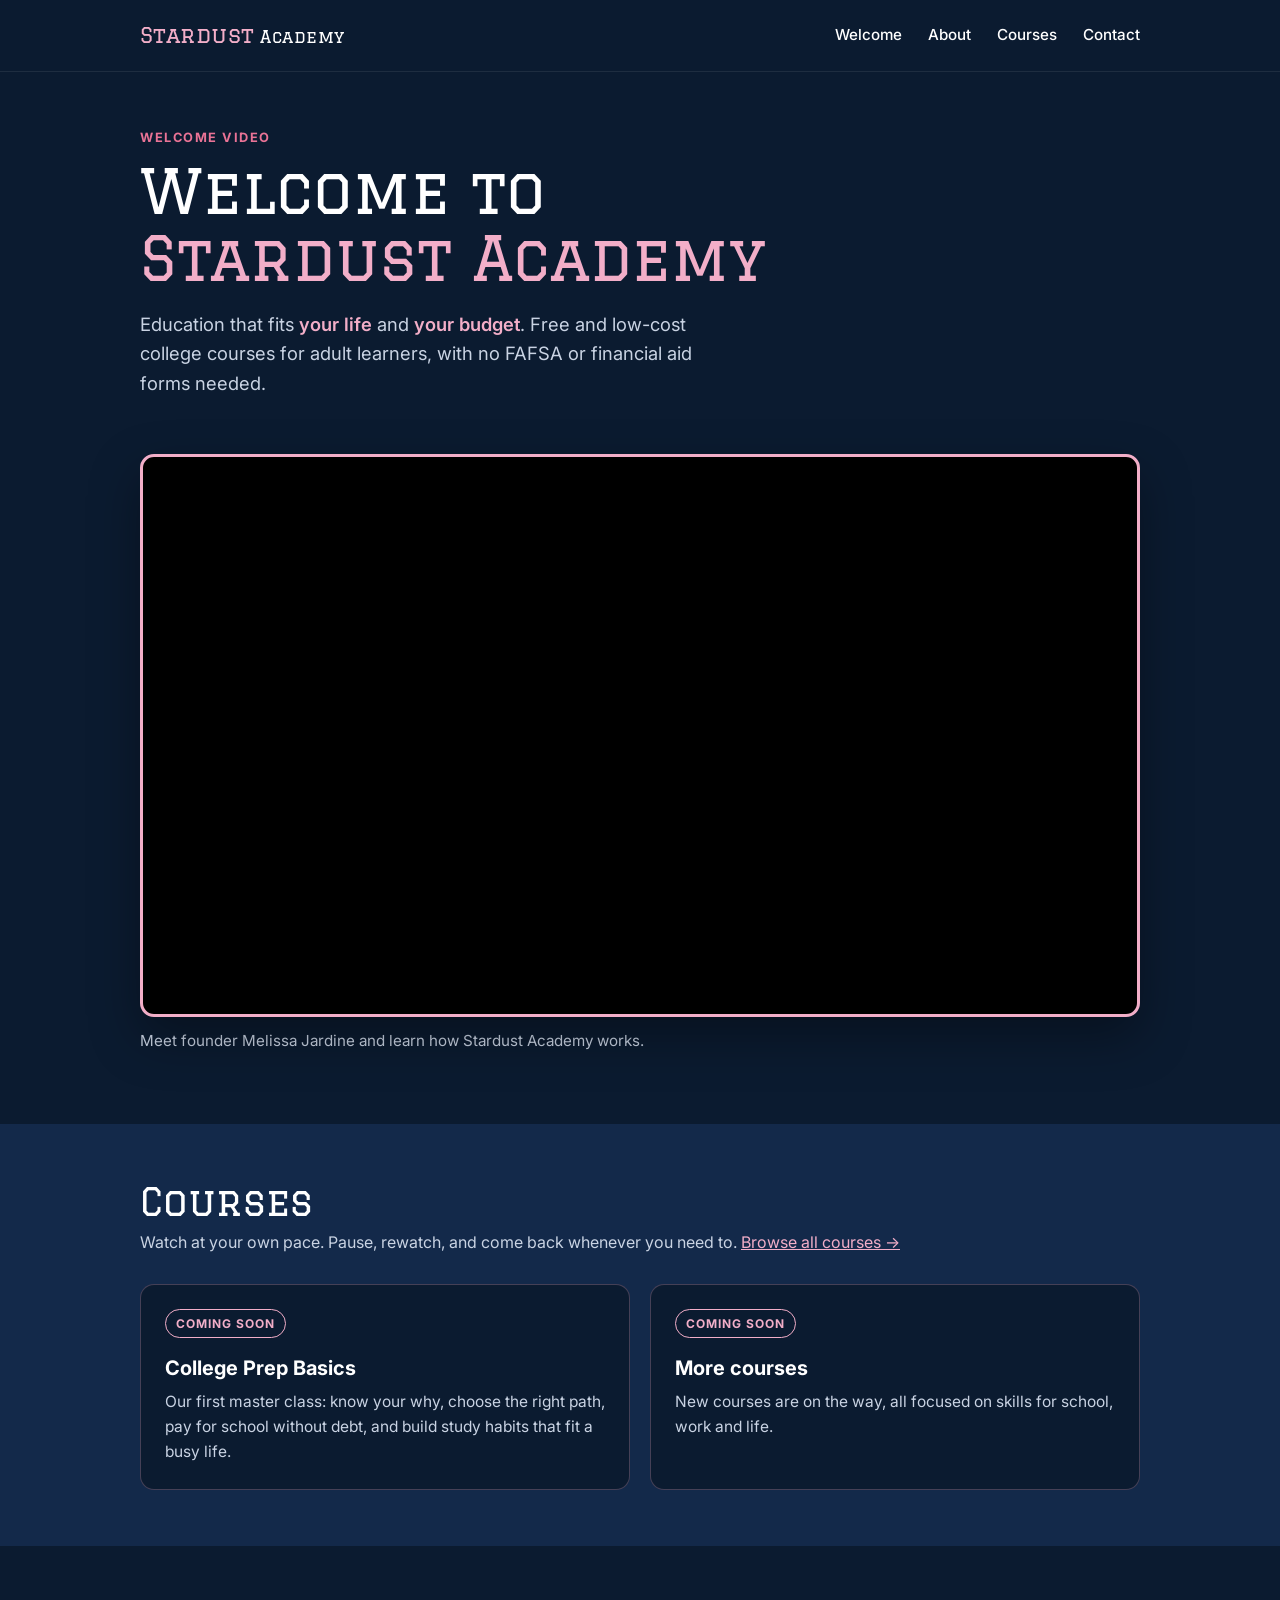
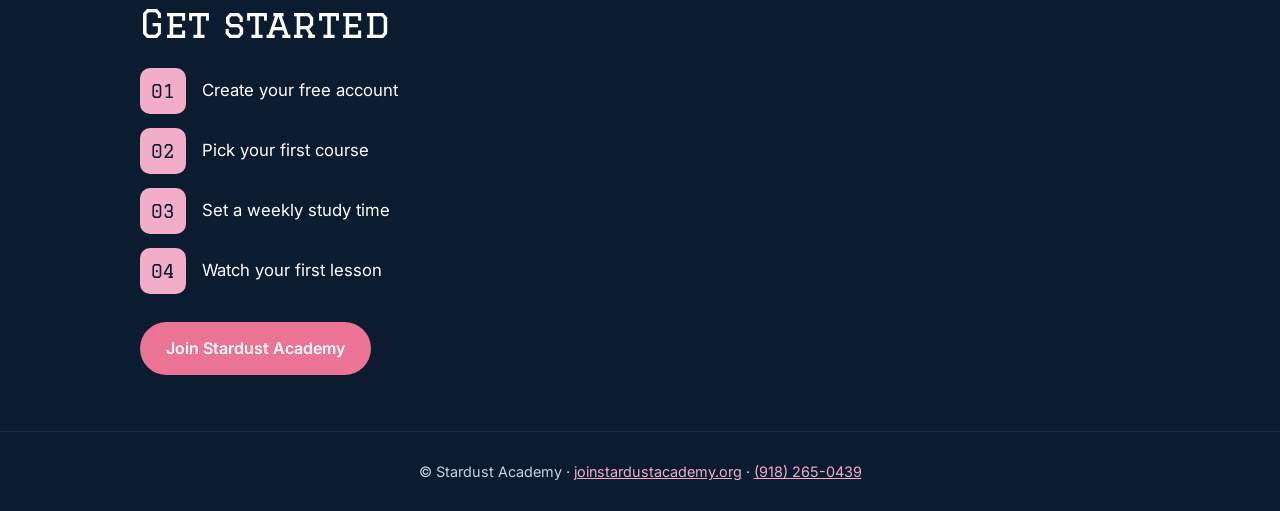
<file: index.html>
<!doctype html>
<html lang="en">
<head>
  <meta charset="utf-8">
  <meta name="viewport" content="width=device-width, initial-scale=1">
  <title>Stardust Academy Courses</title>
  <meta name="description" content="Free and budget-friendly college courses for adult learners. Education that fits your life and your budget.">
  <link rel="preconnect" href="https://fonts.googleapis.com">
  <link rel="preconnect" href="https://fonts.gstatic.com" crossorigin>
  <link href="https://fonts.googleapis.com/css2?family=Graduate&family=Inter:wght@400;500;600;700&display=swap" rel="stylesheet">
  <link rel="stylesheet" href="styles.css">
</head>
<body>
  <header>
    <div class="wrap bar">
      <a class="brand" href="./">Stardust<span>Academy</span></a>
      <nav>
        <a href="#welcome">Welcome</a>
        <a href="about.html">About</a>
        <a href="courses.html">Courses</a>
        <a href="contact.html">Contact</a>
      </nav>
    </div>
  </header>

  <main>
    <section class="hero" id="welcome">
      <div class="wrap">
        <p class="eyebrow">Welcome video</p>
        <h1>Welcome to <span class="pink">Stardust Academy</span></h1>
        <p class="tagline">Education that fits <strong>your life</strong> and <strong>your budget</strong>. Free and low-cost college courses for adult learners, with no FAFSA or financial aid forms needed.</p>
      </div>
    </section>

    <section class="video-section">
      <div class="wrap">
        <div class="video">
          <iframe
            src="https://www.youtube-nocookie.com/embed/gDLX6iG-Ba4?rel=0"
            title="Welcome to Stardust Academy"
            loading="lazy"
            allow="accelerometer; autoplay; clipboard-write; encrypted-media; gyroscope; picture-in-picture; web-share"
            referrerpolicy="strict-origin-when-cross-origin"
            allowfullscreen></iframe>
        </div>
        <p class="video-caption">Meet founder Melissa Jardine and learn how Stardust Academy works.</p>
      </div>
    </section>

    <section class="courses" id="courses">
      <div class="wrap">
        <h2>Courses</h2>
        <p class="lead">Watch at your own pace. Pause, rewatch, and come back whenever you need to. <a href="courses.html">Browse all courses &rarr;</a></p>
        <div class="grid">
          <article class="card">
            <span class="tag soon">Coming soon</span>
            <h3>College Prep Basics</h3>
            <p>Our first master class: know your why, choose the right path, pay for school without debt, and build study habits that fit a busy life.</p>
          </article>
          <article class="card">
            <span class="tag soon">Coming soon</span>
            <h3>More courses</h3>
            <p>New courses are on the way, all focused on skills for school, work and life.</p>
          </article>
        </div>
      </div>
    </section>

    <section class="steps">
      <div class="wrap">
        <h2>Get started</h2>
        <ol>
          <li><span class="num">01</span> Create your free account</li>
          <li><span class="num">02</span> Pick your first course</li>
          <li><span class="num">03</span> Set a weekly study time</li>
          <li><span class="num">04</span> Watch your first lesson</li>
        </ol>
        <a class="btn" href="https://joinstardustacademy.org">Join Stardust Academy</a>
      </div>
    </section>
  </main>

  <footer>
    <div class="wrap">
      &copy; Stardust Academy &middot; <a href="https://joinstardustacademy.org">joinstardustacademy.org</a> &middot; <a href="tel:+19182650439">(918) 265-0439</a>
    </div>
  </footer>
</body>
</html>
</file>
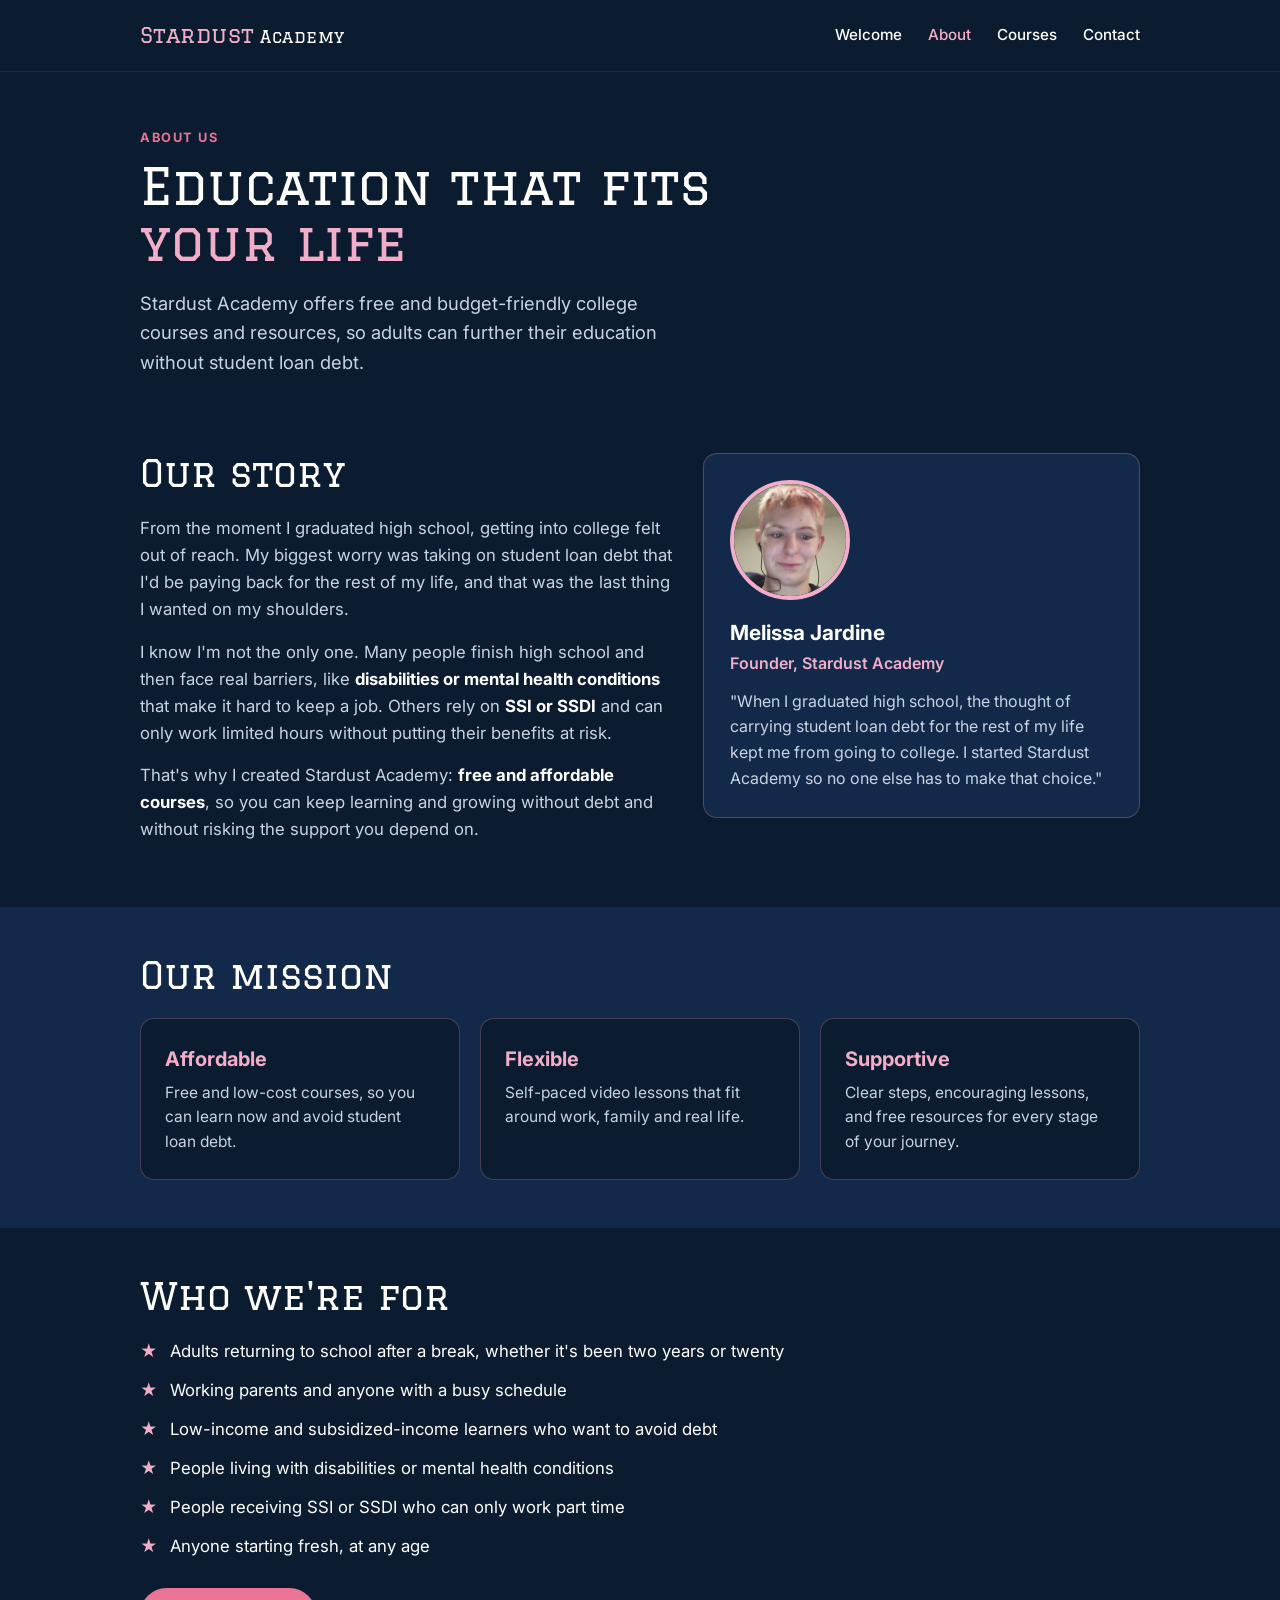
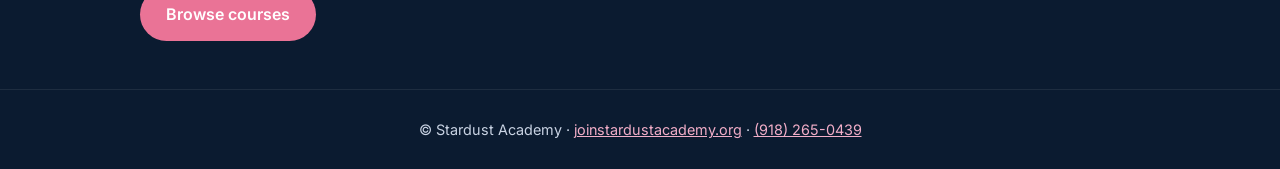
<file: about.html>
<!doctype html>
<html lang="en">
<head>
  <meta charset="utf-8">
  <meta name="viewport" content="width=device-width, initial-scale=1">
  <title>About Stardust Academy</title>
  <meta name="description" content="Stardust Academy offers free and budget-friendly college courses so adult learners can further their education without student loan debt.">
  <link rel="preconnect" href="https://fonts.googleapis.com">
  <link rel="preconnect" href="https://fonts.gstatic.com" crossorigin>
  <link href="https://fonts.googleapis.com/css2?family=Graduate&family=Inter:wght@400;500;600;700&display=swap" rel="stylesheet">
  <link rel="stylesheet" href="styles.css">
</head>
<body>
  <header>
    <div class="wrap bar">
      <a class="brand" href="./">Stardust<span>Academy</span></a>
      <nav>
        <a href="./">Welcome</a>
        <a href="about.html" class="active">About</a>
        <a href="courses.html">Courses</a>
        <a href="contact.html">Contact</a>
      </nav>
    </div>
  </header>

  <main>
    <section class="page-hero">
      <div class="wrap">
        <p class="eyebrow">About us</p>
        <h1>Education that fits <span class="pink" style="color:var(--pink)">your life</span></h1>
        <p class="tagline">Stardust Academy offers free and budget-friendly college courses and resources, so adults can further their education without student loan debt.</p>
      </div>
    </section>

    <section class="section">
      <div class="wrap split">
        <div class="prose">
          <h2>Our story</h2>
          <p>From the moment I graduated high school, getting into college felt out of reach. My biggest worry was taking on student loan debt that I'd be paying back for the rest of my life, and that was the last thing I wanted on my shoulders.</p>
          <p>I know I'm not the only one. Many people finish high school and then face real barriers, like <strong>disabilities or mental health conditions</strong> that make it hard to keep a job. Others rely on <strong>SSI or SSDI</strong> and can only work limited hours without putting their benefits at risk.</p>
          <p>That's why I created Stardust Academy: <strong>free and affordable courses</strong>, so you can keep learning and growing without debt and without risking the support you depend on.</p>
        </div>
        <aside class="founder">
          <img class="founder-photo" src="images/melissa.jpg" alt="Melissa Jardine, founder of Stardust Academy" width="120" height="120">
          <h3>Melissa Jardine</h3>
          <p class="role">Founder, Stardust Academy</p>
          <p>"When I graduated high school, the thought of carrying student loan debt for the rest of my life kept me from going to college. I started Stardust Academy so no one else has to make that choice."</p>
        </aside>
      </div>
    </section>

    <section class="section alt">
      <div class="wrap">
        <h2>Our mission</h2>
        <div class="grid values">
          <article class="card">
            <h3>Affordable</h3>
            <p>Free and low-cost courses, so you can learn now and avoid student loan debt.</p>
          </article>
          <article class="card">
            <h3>Flexible</h3>
            <p>Self-paced video lessons that fit around work, family and real life.</p>
          </article>
          <article class="card">
            <h3>Supportive</h3>
            <p>Clear steps, encouraging lessons, and free resources for every stage of your journey.</p>
          </article>
        </div>
      </div>
    </section>

    <section class="section">
      <div class="wrap">
        <h2>Who we're for</h2>
        <ul class="who">
          <li>Adults returning to school after a break, whether it's been two years or twenty</li>
          <li>Working parents and anyone with a busy schedule</li>
          <li>Low-income and subsidized-income learners who want to avoid debt</li>
          <li>People living with disabilities or mental health conditions</li>
          <li>People receiving SSI or SSDI who can only work part time</li>
          <li>Anyone starting fresh, at any age</li>
        </ul>
        <a class="btn" href="courses.html">Browse courses</a>
      </div>
    </section>
  </main>

  <footer>
    <div class="wrap">
      &copy; Stardust Academy &middot; <a href="https://joinstardustacademy.org">joinstardustacademy.org</a> &middot; <a href="tel:+19182650439">(918) 265-0439</a>
    </div>
  </footer>
</body>
</html>
</file>
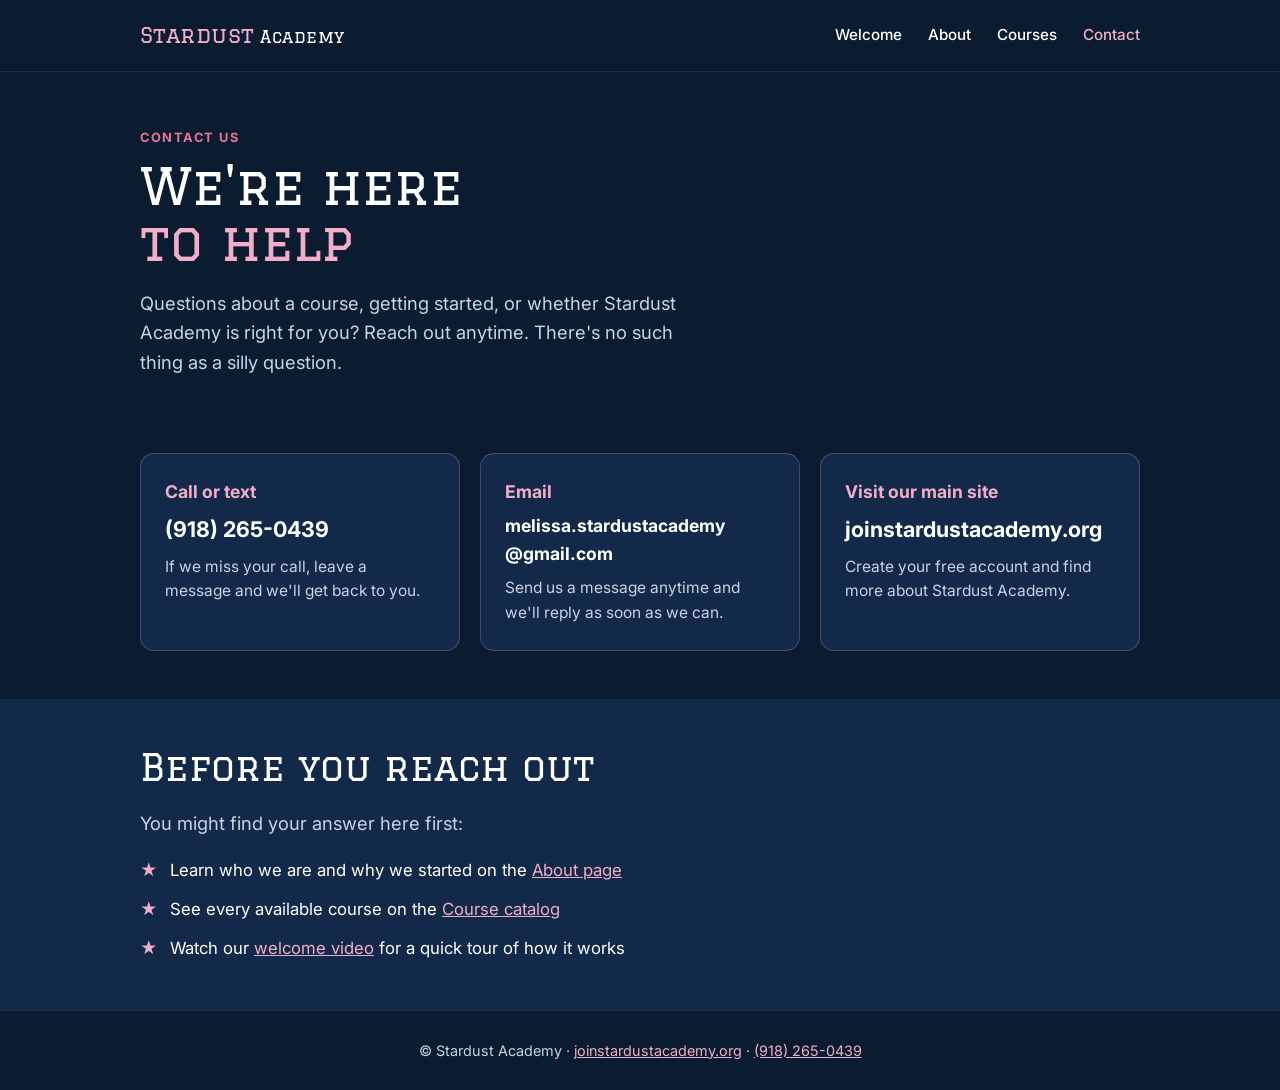
<file: contact.html>
<!doctype html>
<html lang="en">
<head>
  <meta charset="utf-8">
  <meta name="viewport" content="width=device-width, initial-scale=1">
  <title>Contact Stardust Academy</title>
  <meta name="description" content="Get in touch with Stardust Academy about courses, getting started, or anything else.">
  <link rel="preconnect" href="https://fonts.googleapis.com">
  <link rel="preconnect" href="https://fonts.gstatic.com" crossorigin>
  <link href="https://fonts.googleapis.com/css2?family=Graduate&family=Inter:wght@400;500;600;700&display=swap" rel="stylesheet">
  <link rel="stylesheet" href="styles.css">
</head>
<body>
  <header>
    <div class="wrap bar">
      <a class="brand" href="./">Stardust<span>Academy</span></a>
      <nav>
        <a href="./">Welcome</a>
        <a href="about.html">About</a>
        <a href="courses.html">Courses</a>
        <a href="contact.html" class="active">Contact</a>
      </nav>
    </div>
  </header>

  <main>
    <section class="page-hero">
      <div class="wrap">
        <p class="eyebrow">Contact us</p>
        <h1>We're here <span class="pink" style="color:var(--pink)">to help</span></h1>
        <p class="tagline">Questions about a course, getting started, or whether Stardust Academy is right for you? Reach out anytime. There's no such thing as a silly question.</p>
      </div>
    </section>

    <section class="section">
      <div class="wrap">
        <div class="contact-grid">
          <article class="card contact-card">
            <h3>Call or text</h3>
            <a class="big" href="tel:+19182650439">(918) 265-0439</a>
            <p>If we miss your call, leave a message and we'll get back to you.</p>
          </article>
          <article class="card contact-card">
            <h3>Email</h3>
            <a class="big email" href="mailto:melissa.stardustacademy@gmail.com">melissa.stardustacademy<wbr>@gmail.com</a>
            <p>Send us a message anytime and we'll reply as soon as we can.</p>
          </article>
          <article class="card contact-card">
            <h3>Visit our main site</h3>
            <a class="big" href="https://joinstardustacademy.org">joinstardustacademy.org</a>
            <p>Create your free account and find more about Stardust Academy.</p>
          </article>
        </div>
      </div>
    </section>

    <section class="section alt">
      <div class="wrap">
        <h2>Before you reach out</h2>
        <p class="tagline" style="margin-top:0">You might find your answer here first:</p>
        <ul class="who" style="margin-top:18px">
          <li>Learn who we are and why we started on the <a href="about.html">About page</a></li>
          <li>See every available course on the <a href="courses.html">Course catalog</a></li>
          <li>Watch our <a href="./">welcome video</a> for a quick tour of how it works</li>
        </ul>
      </div>
    </section>
  </main>

  <footer>
    <div class="wrap">
      &copy; Stardust Academy &middot; <a href="https://joinstardustacademy.org">joinstardustacademy.org</a> &middot; <a href="tel:+19182650439">(918) 265-0439</a>
    </div>
  </footer>
</body>
</html>
</file>
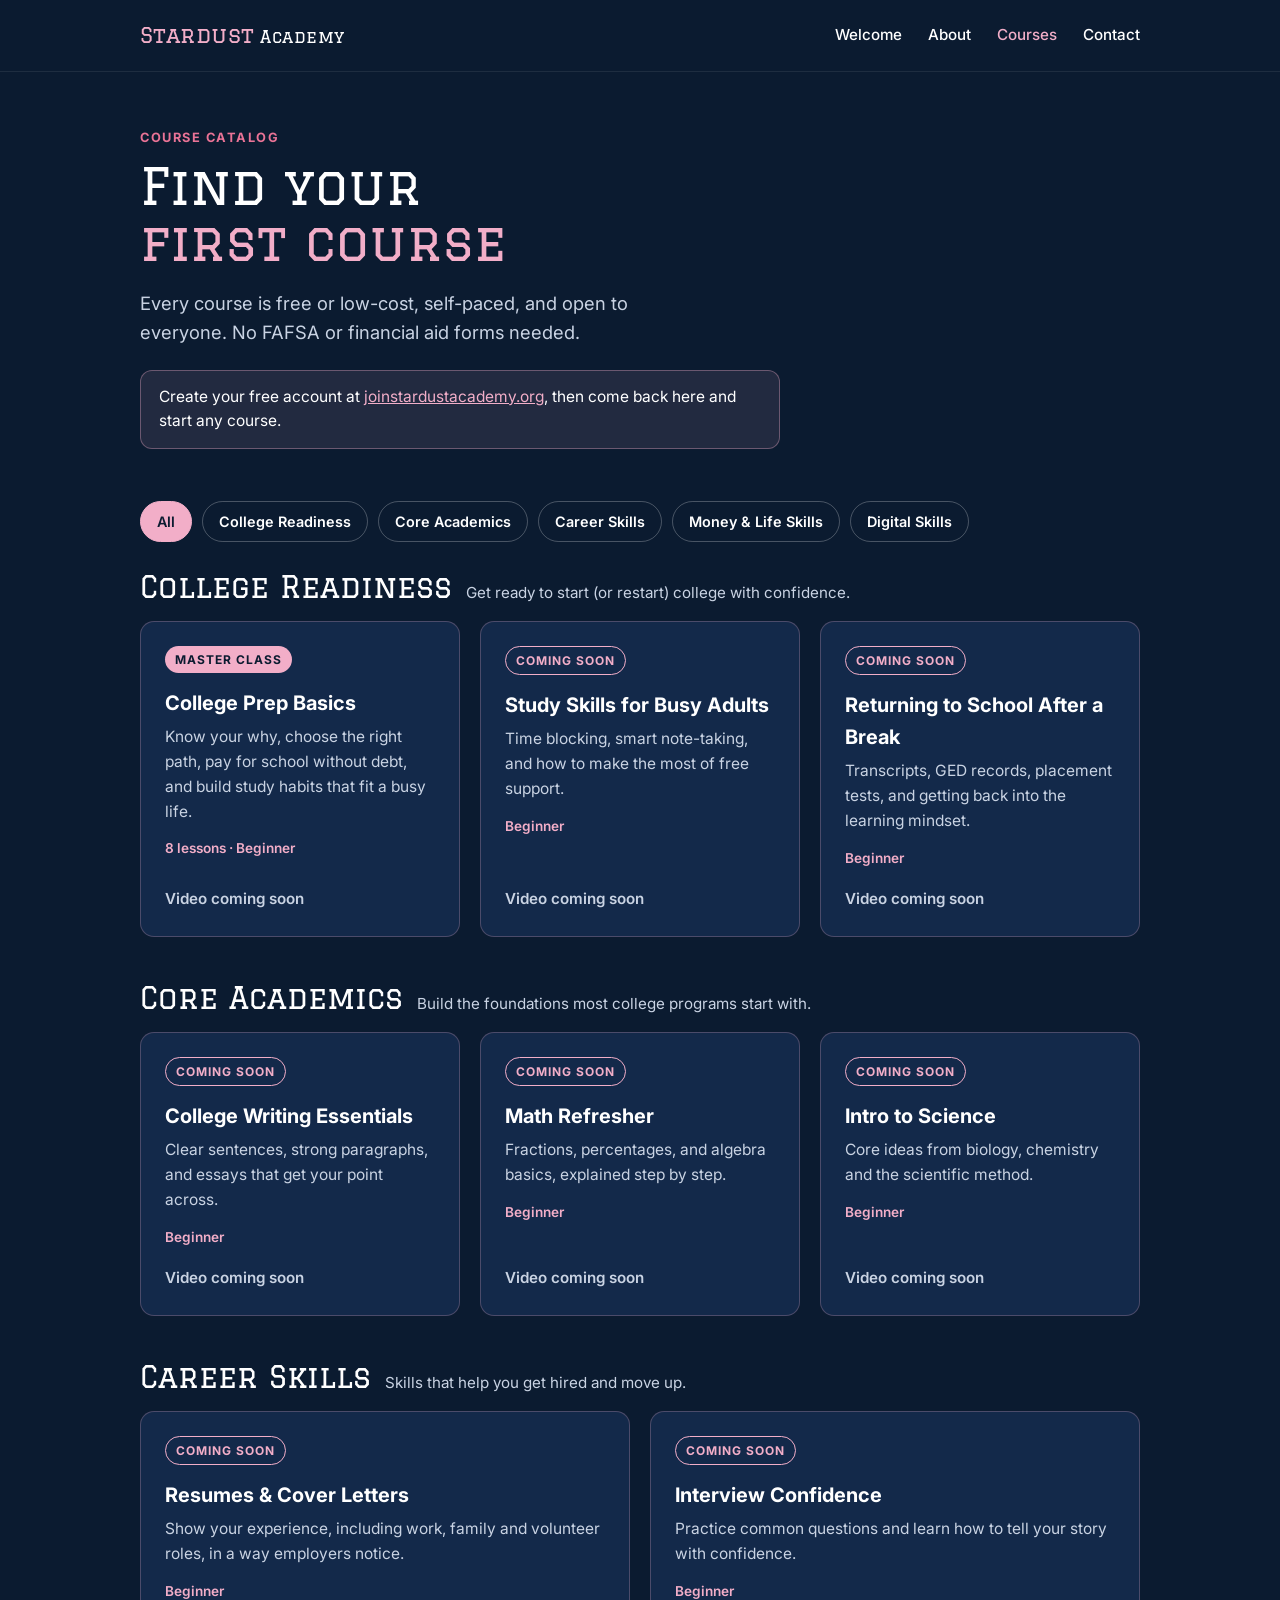
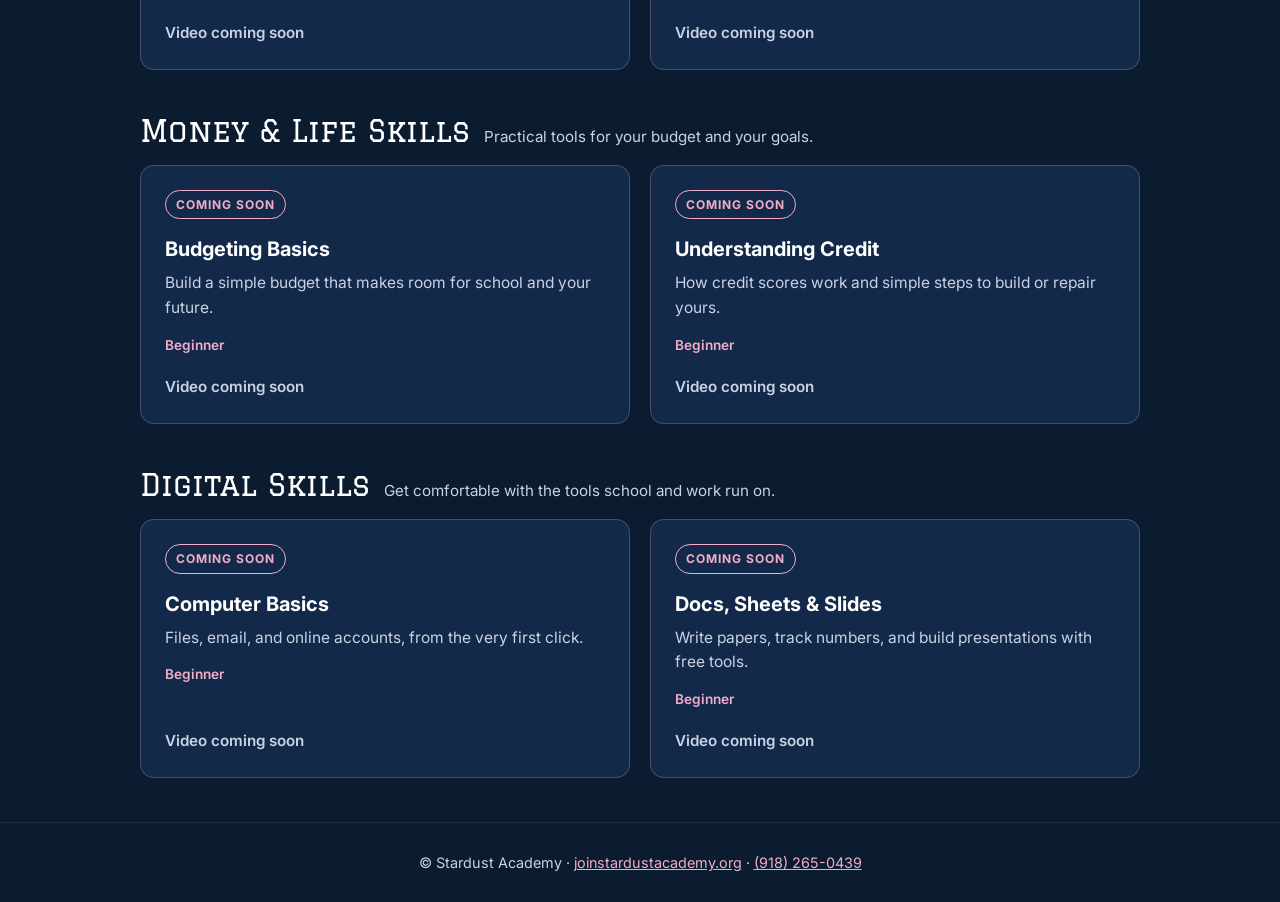
<file: courses.html>
<!doctype html>
<html lang="en">
<head>
  <meta charset="utf-8">
  <meta name="viewport" content="width=device-width, initial-scale=1">
  <title>Course Catalog</title>
  <meta name="description" content="Browse Stardust Academy's free and budget-friendly courses for adult learners, by category.">
  <link rel="preconnect" href="https://fonts.googleapis.com">
  <link rel="preconnect" href="https://fonts.gstatic.com" crossorigin>
  <link href="https://fonts.googleapis.com/css2?family=Graduate&family=Inter:wght@400;500;600;700&display=swap" rel="stylesheet">
  <link rel="stylesheet" href="styles.css">
</head>
<body>
  <header>
    <div class="wrap bar">
      <a class="brand" href="./">Stardust<span>Academy</span></a>
      <nav>
        <a href="./">Welcome</a>
        <a href="about.html">About</a>
        <a href="courses.html" class="active">Courses</a>
        <a href="contact.html">Contact</a>
      </nav>
    </div>
  </header>

  <main>
    <section class="page-hero">
      <div class="wrap">
        <p class="eyebrow">Course catalog</p>
        <h1>Find your <span class="pink" style="color:var(--pink)">first course</span></h1>
        <p class="tagline">Every course is free or low-cost, self-paced, and open to everyone. No FAFSA or financial aid forms needed.</p>
        <p class="notice">Create your free account at <a href="https://joinstardustacademy.org">joinstardustacademy.org</a>, then come back here and start any course.</p>
      </div>
    </section>

    <div class="wrap">
      <div class="filters" role="group" aria-label="Filter courses by category">
        <button class="chip" type="button" data-filter="all" aria-pressed="true">All</button>
        <button class="chip" type="button" data-filter="college" aria-pressed="false">College Readiness</button>
        <button class="chip" type="button" data-filter="academics" aria-pressed="false">Core Academics</button>
        <button class="chip" type="button" data-filter="career" aria-pressed="false">Career Skills</button>
        <button class="chip" type="button" data-filter="money" aria-pressed="false">Money &amp; Life Skills</button>
        <button class="chip" type="button" data-filter="digital" aria-pressed="false">Digital Skills</button>
      </div>

      <section class="category" data-category="college">
        <div class="category-head">
          <h2>College Readiness</h2>
          <p>Get ready to start (or restart) college with confidence.</p>
        </div>
        <div class="grid">
          <article class="card course-card">
            <span class="tag open">Master class</span>
            <h3>College Prep Basics</h3>
            <p>Know your why, choose the right path, pay for school without debt, and build study habits that fit a busy life.</p>
            <p class="meta">8 lessons &middot; Beginner</p>
            <p class="cta">Video coming soon</p>
          </article>
          <article class="card course-card">
            <span class="tag soon">Coming soon</span>
            <h3>Study Skills for Busy Adults</h3>
            <p>Time blocking, smart note-taking, and how to make the most of free support.</p>
            <p class="meta">Beginner</p>
            <p class="cta">Video coming soon</p>
          </article>
          <article class="card course-card">
            <span class="tag soon">Coming soon</span>
            <h3>Returning to School After a Break</h3>
            <p>Transcripts, GED records, placement tests, and getting back into the learning mindset.</p>
            <p class="meta">Beginner</p>
            <p class="cta">Video coming soon</p>
          </article>
        </div>
      </section>

      <section class="category" data-category="academics">
        <div class="category-head">
          <h2>Core Academics</h2>
          <p>Build the foundations most college programs start with.</p>
        </div>
        <div class="grid">
          <article class="card course-card">
            <span class="tag soon">Coming soon</span>
            <h3>College Writing Essentials</h3>
            <p>Clear sentences, strong paragraphs, and essays that get your point across.</p>
            <p class="meta">Beginner</p>
            <p class="cta">Video coming soon</p>
          </article>
          <article class="card course-card">
            <span class="tag soon">Coming soon</span>
            <h3>Math Refresher</h3>
            <p>Fractions, percentages, and algebra basics, explained step by step.</p>
            <p class="meta">Beginner</p>
            <p class="cta">Video coming soon</p>
          </article>
          <article class="card course-card">
            <span class="tag soon">Coming soon</span>
            <h3>Intro to Science</h3>
            <p>Core ideas from biology, chemistry and the scientific method.</p>
            <p class="meta">Beginner</p>
            <p class="cta">Video coming soon</p>
          </article>
        </div>
      </section>

      <section class="category" data-category="career">
        <div class="category-head">
          <h2>Career Skills</h2>
          <p>Skills that help you get hired and move up.</p>
        </div>
        <div class="grid">
          <article class="card course-card">
            <span class="tag soon">Coming soon</span>
            <h3>Resumes &amp; Cover Letters</h3>
            <p>Show your experience, including work, family and volunteer roles, in a way employers notice.</p>
            <p class="meta">Beginner</p>
            <p class="cta">Video coming soon</p>
          </article>
          <article class="card course-card">
            <span class="tag soon">Coming soon</span>
            <h3>Interview Confidence</h3>
            <p>Practice common questions and learn how to tell your story with confidence.</p>
            <p class="meta">Beginner</p>
            <p class="cta">Video coming soon</p>
          </article>
        </div>
      </section>

      <section class="category" data-category="money">
        <div class="category-head">
          <h2>Money &amp; Life Skills</h2>
          <p>Practical tools for your budget and your goals.</p>
        </div>
        <div class="grid">
          <article class="card course-card">
            <span class="tag soon">Coming soon</span>
            <h3>Budgeting Basics</h3>
            <p>Build a simple budget that makes room for school and your future.</p>
            <p class="meta">Beginner</p>
            <p class="cta">Video coming soon</p>
          </article>
          <article class="card course-card">
            <span class="tag soon">Coming soon</span>
            <h3>Understanding Credit</h3>
            <p>How credit scores work and simple steps to build or repair yours.</p>
            <p class="meta">Beginner</p>
            <p class="cta">Video coming soon</p>
          </article>
        </div>
      </section>

      <section class="category" data-category="digital">
        <div class="category-head">
          <h2>Digital Skills</h2>
          <p>Get comfortable with the tools school and work run on.</p>
        </div>
        <div class="grid">
          <article class="card course-card">
            <span class="tag soon">Coming soon</span>
            <h3>Computer Basics</h3>
            <p>Files, email, and online accounts, from the very first click.</p>
            <p class="meta">Beginner</p>
            <p class="cta">Video coming soon</p>
          </article>
          <article class="card course-card">
            <span class="tag soon">Coming soon</span>
            <h3>Docs, Sheets &amp; Slides</h3>
            <p>Write papers, track numbers, and build presentations with free tools.</p>
            <p class="meta">Beginner</p>
            <p class="cta">Video coming soon</p>
          </article>
        </div>
      </section>
    </div>
  </main>

  <footer>
    <div class="wrap">
      &copy; Stardust Academy &middot; <a href="https://joinstardustacademy.org">joinstardustacademy.org</a> &middot; <a href="tel:+19182650439">(918) 265-0439</a>
    </div>
  </footer>

  <script>
    (function () {
      var chips = document.querySelectorAll('.chip');
      var sections = document.querySelectorAll('.category');
      chips.forEach(function (chip) {
        chip.addEventListener('click', function () {
          var f = chip.getAttribute('data-filter');
          chips.forEach(function (c) { c.setAttribute('aria-pressed', c === chip ? 'true' : 'false'); });
          sections.forEach(function (s) {
            s.hidden = !(f === 'all' || s.getAttribute('data-category') === f);
          });
        });
      });
    })();
  </script>
</body>
</html>
</file>
<file: styles.css>
:root {
  --navy: #0b1b30;
  --navy-2: #13294a;
  --pink: #f2aec8;
  --pink-strong: #ea7396;
  --white: #ffffff;
  --muted: #c9d3e3;
}
* { box-sizing: border-box; }
body {
  margin: 0;
  background: var(--navy);
  color: var(--white);
  font-family: "Inter", system-ui, -apple-system, sans-serif;
  line-height: 1.6;
}
a { color: var(--pink); }
.wrap { max-width: 1040px; margin: 0 auto; padding: 0 20px; }

header {
  border-bottom: 1px solid rgba(255,255,255,0.08);
}
.bar {
  display: flex; align-items: center; justify-content: space-between;
  padding: 18px 0;
}
.brand {
  font-family: "Graduate", serif;
  font-size: 1.35rem;
  color: var(--pink);
  text-decoration: none;
  letter-spacing: 0.02em;
}
.brand span { color: var(--white); font-size: 0.8em; margin-left: 6px; }
.bar nav a {
  color: var(--white); text-decoration: none; font-weight: 500;
  margin-left: 22px; font-size: 0.95rem;
}
.bar nav a:hover { color: var(--pink); }

.hero { padding: 56px 0 24px; }
.eyebrow {
  color: var(--pink-strong); font-weight: 700; text-transform: uppercase;
  letter-spacing: 0.12em; font-size: 0.8rem; margin: 0 0 10px;
}
h1, h2 {
  font-family: "Graduate", serif;
  font-weight: 400;
  line-height: 1.1;
  margin: 0;
}
h1 { font-size: clamp(2.2rem, 6vw, 3.8rem); }
h1 .pink { color: var(--pink); display: block; }
.tagline { font-size: 1.15rem; color: var(--muted); margin: 18px 0 0; max-width: 560px; }
.tagline strong { color: var(--pink); font-weight: 600; }

.video-section { padding: 32px 0 56px; }
.video {
  position: relative; width: 100%; aspect-ratio: 16 / 9;
  border-radius: 14px; overflow: hidden;
  border: 3px solid var(--pink);
  background: #000;
  box-shadow: 0 20px 50px rgba(0,0,0,0.35);
}
.video iframe { position: absolute; inset: 0; width: 100%; height: 100%; border: 0; }
.video-caption { color: var(--muted); font-size: 0.95rem; margin-top: 12px; }

.courses { background: var(--navy-2); padding: 56px 0; }
.courses h2 { font-size: clamp(1.7rem, 4vw, 2.4rem); margin-bottom: 8px; }
.courses .lead { color: var(--muted); margin: 0 0 28px; }
.grid { display: grid; grid-template-columns: repeat(auto-fit, minmax(260px, 1fr)); gap: 20px; }
.card {
  background: var(--navy); border-radius: 14px; padding: 24px;
  border: 1px solid rgba(242,174,200,0.25);
}
.tag {
  display: inline-block; font-size: 0.75rem; font-weight: 700; text-transform: uppercase;
  letter-spacing: 0.08em; padding: 4px 10px; border-radius: 999px;
  background: var(--pink); color: var(--navy);
}
.tag.soon { background: transparent; color: var(--pink); border: 1px solid var(--pink); }
.card h3 { font-size: 1.25rem; margin: 14px 0 6px; }
.card p { color: var(--muted); margin: 0; font-size: 0.97rem; }

.steps { padding: 56px 0; }
.steps h2 { font-size: clamp(1.7rem, 4vw, 2.4rem); margin-bottom: 24px; }
.steps ol { list-style: none; padding: 0; margin: 0; display: grid; gap: 14px; }
.steps li { display: flex; align-items: center; gap: 16px; font-size: 1.05rem; }
.num {
  flex: none; width: 46px; height: 46px; border-radius: 10px;
  background: var(--pink); color: var(--navy);
  display: grid; place-items: center;
  font-family: "Graduate", serif; font-size: 1.1rem;
}
.btn {
  display: inline-block; margin-top: 28px; padding: 14px 26px; border-radius: 999px;
  background: var(--pink-strong); color: var(--white); text-decoration: none; font-weight: 600;
}
.btn:hover { background: var(--pink); color: var(--navy); }

footer {
  border-top: 1px solid rgba(255,255,255,0.08);
  padding: 28px 0; color: var(--muted); font-size: 0.9rem; text-align: center;
}

@media (max-width: 560px) {
  .bar nav a { margin-left: 14px; font-size: 0.85rem; }
  .brand span { display: none; }
  .hero { padding-top: 36px; }
}

/* Course catalog */
.bar nav a.active { color: var(--pink); }
.page-hero { padding: 56px 0 28px; }
.page-hero h1 { font-size: clamp(2rem, 5.5vw, 3.2rem); }
.notice {
  margin-top: 22px; padding: 14px 18px; border-radius: 12px;
  background: rgba(242,174,200,0.1); border: 1px solid rgba(242,174,200,0.35);
  color: var(--white); font-size: 0.97rem; max-width: 640px;
}
.filters { display: flex; flex-wrap: wrap; gap: 10px; padding: 8px 0 28px; }
.chip {
  font: inherit; font-size: 0.9rem; font-weight: 600; cursor: pointer;
  padding: 8px 16px; border-radius: 999px;
  background: transparent; color: var(--white); border: 1px solid rgba(255,255,255,0.25);
}
.chip:hover { border-color: var(--pink); }
.chip[aria-pressed="true"] { background: var(--pink); color: var(--navy); border-color: var(--pink); }
.category { padding: 0 0 44px; }
.category[hidden] { display: none; }
.category-head { display: flex; align-items: baseline; gap: 14px; margin-bottom: 16px; flex-wrap: wrap; }
.category-head h2 { font-size: clamp(1.4rem, 3.5vw, 1.9rem); }
.category-head p { margin: 0; color: var(--muted); font-size: 0.95rem; }
.course-card { display: flex; flex-direction: column; background: var(--navy-2); }
.course-card .meta { margin-top: 14px; font-size: 0.85rem; color: var(--pink); font-weight: 600; }
.course-card .cta {
  margin-top: auto; padding-top: 18px; font-weight: 600; font-size: 0.95rem;
  color: var(--muted);
}
.course-card .cta a { color: var(--pink); text-decoration: none; }
.tag.open { background: var(--pink); color: var(--navy); }
.course-card .tag { align-self: flex-start; }

/* About page */
.split { display: grid; grid-template-columns: 1fr; gap: 28px; }
@media (min-width: 820px) { .split { grid-template-columns: 1.1fr 0.9fr; align-items: start; } }
.prose p { color: var(--muted); font-size: 1.05rem; margin: 0 0 16px; }
.prose p strong { color: var(--white); }
.founder {
  background: var(--navy-2); border-radius: 14px; padding: 26px;
  border: 1px solid rgba(242,174,200,0.25);
}
.founder .badge {
  width: 72px; height: 72px; border-radius: 50%;
  display: grid; place-items: center;
  background: var(--pink); color: var(--navy);
  font-family: "Graduate", serif; font-size: 1.5rem;
}
.founder h3 { margin: 16px 0 2px; font-size: 1.3rem; }
.founder .role { color: var(--pink); font-weight: 600; margin: 0 0 12px; }
.founder p { color: var(--muted); margin: 0; }
.section { padding: 48px 0; }
.section.alt { background: var(--navy-2); }
.section h2 { font-size: clamp(1.6rem, 4vw, 2.3rem); margin-bottom: 22px; }
.values .card h3 { margin-top: 0; color: var(--pink); }
.who { list-style: none; padding: 0; margin: 0; display: grid; gap: 12px; }
.who li { padding-left: 30px; position: relative; font-size: 1.05rem; }
.who li::before { content: "\2605"; position: absolute; left: 0; color: var(--pink); }

/* Header spacing fix */
.wrap.bar { padding: 18px 20px; gap: 12px; }
@media (max-width: 560px) {
  .wrap.bar { flex-wrap: wrap; padding: 14px 16px; }
  .bar nav { display: flex; flex-wrap: wrap; gap: 4px 14px; }
  .bar nav a { margin-left: 0; }
}

.founder-photo {
  display: block; width: 120px; height: 120px; border-radius: 50%;
  object-fit: cover; border: 4px solid var(--pink);
}

/* Contact page */
.contact-grid { display: grid; grid-template-columns: repeat(auto-fit, minmax(240px, 1fr)); gap: 20px; }
.contact-card { background: var(--navy-2); }
.contact-card h3 { margin: 0 0 6px; color: var(--pink); font-size: 1.1rem; }
.contact-card .big { font-size: 1.35rem; font-weight: 700; color: var(--white); text-decoration: none; word-break: break-word; }
.contact-card .big:hover { color: var(--pink); }
.contact-card p { margin: 8px 0 0; }
.contact-card .big.email { font-size: 1.1rem; word-break: normal; overflow-wrap: anywhere; }
</file>
